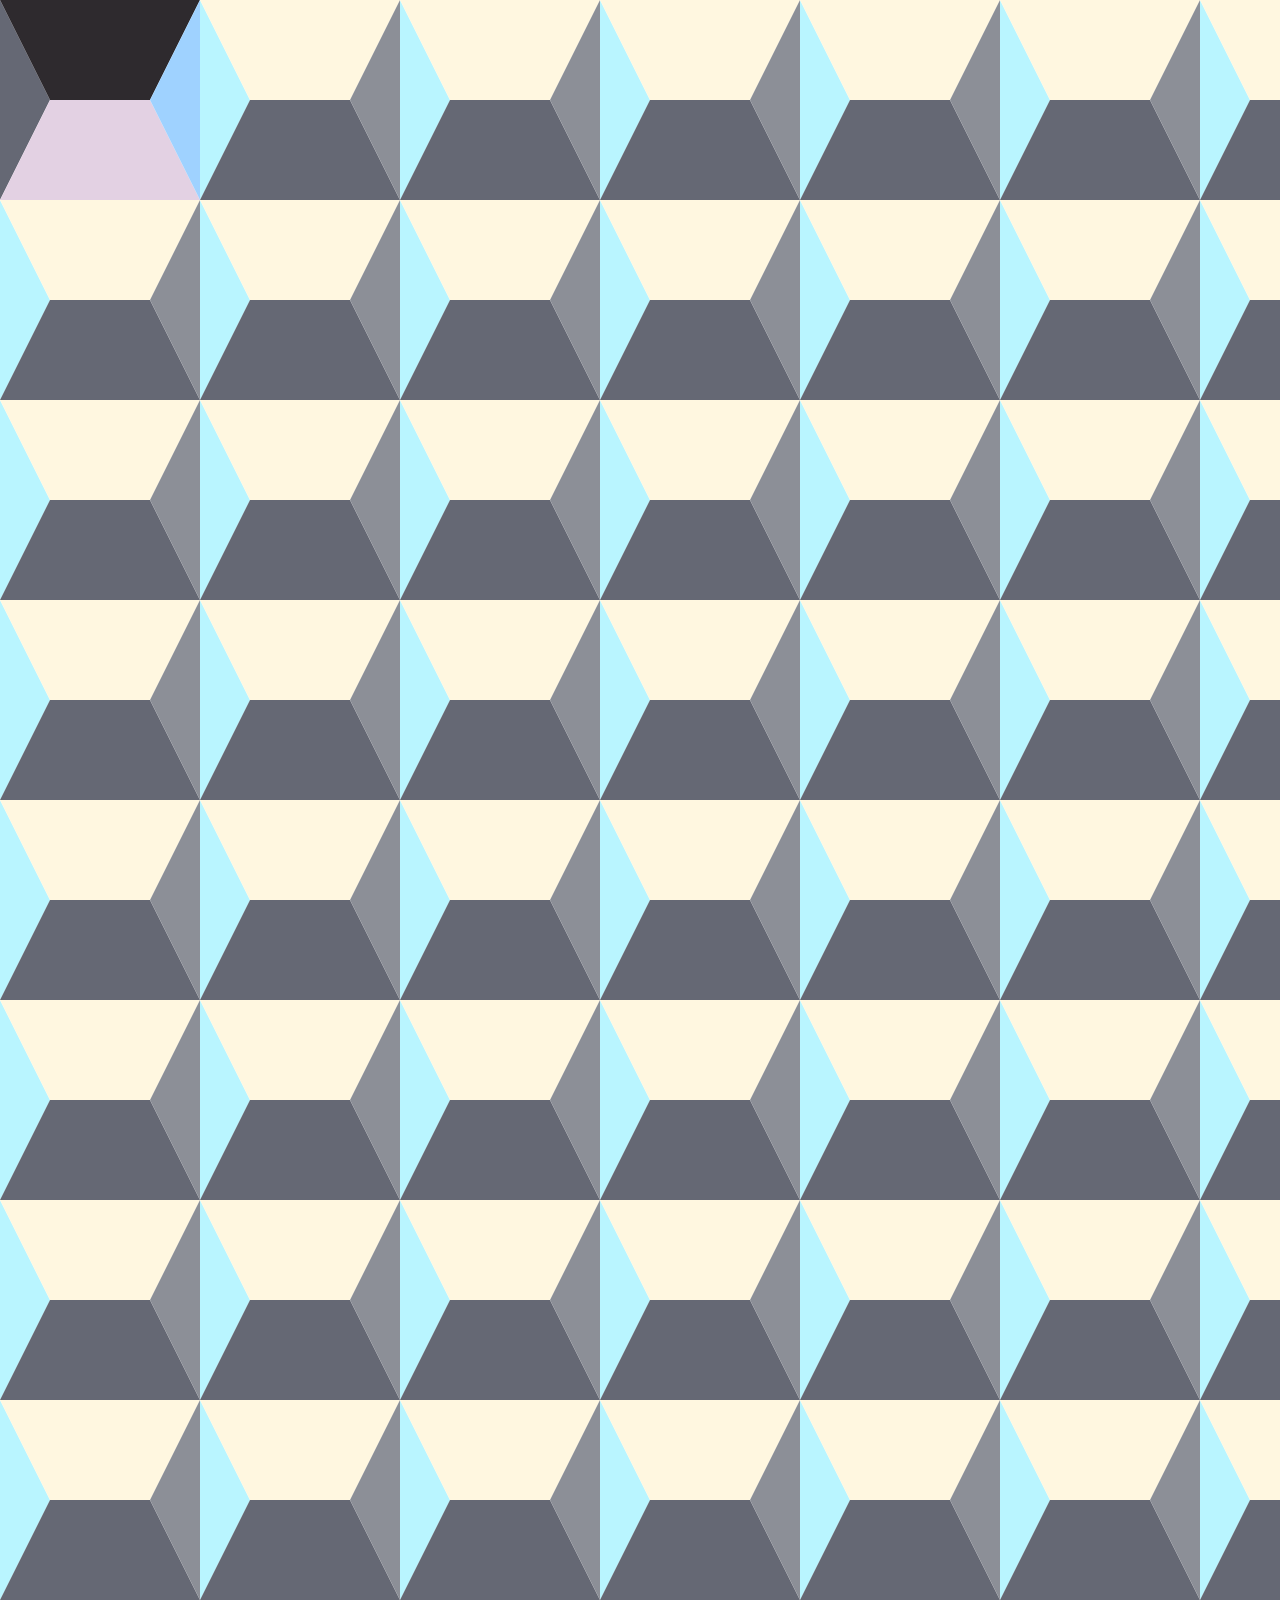
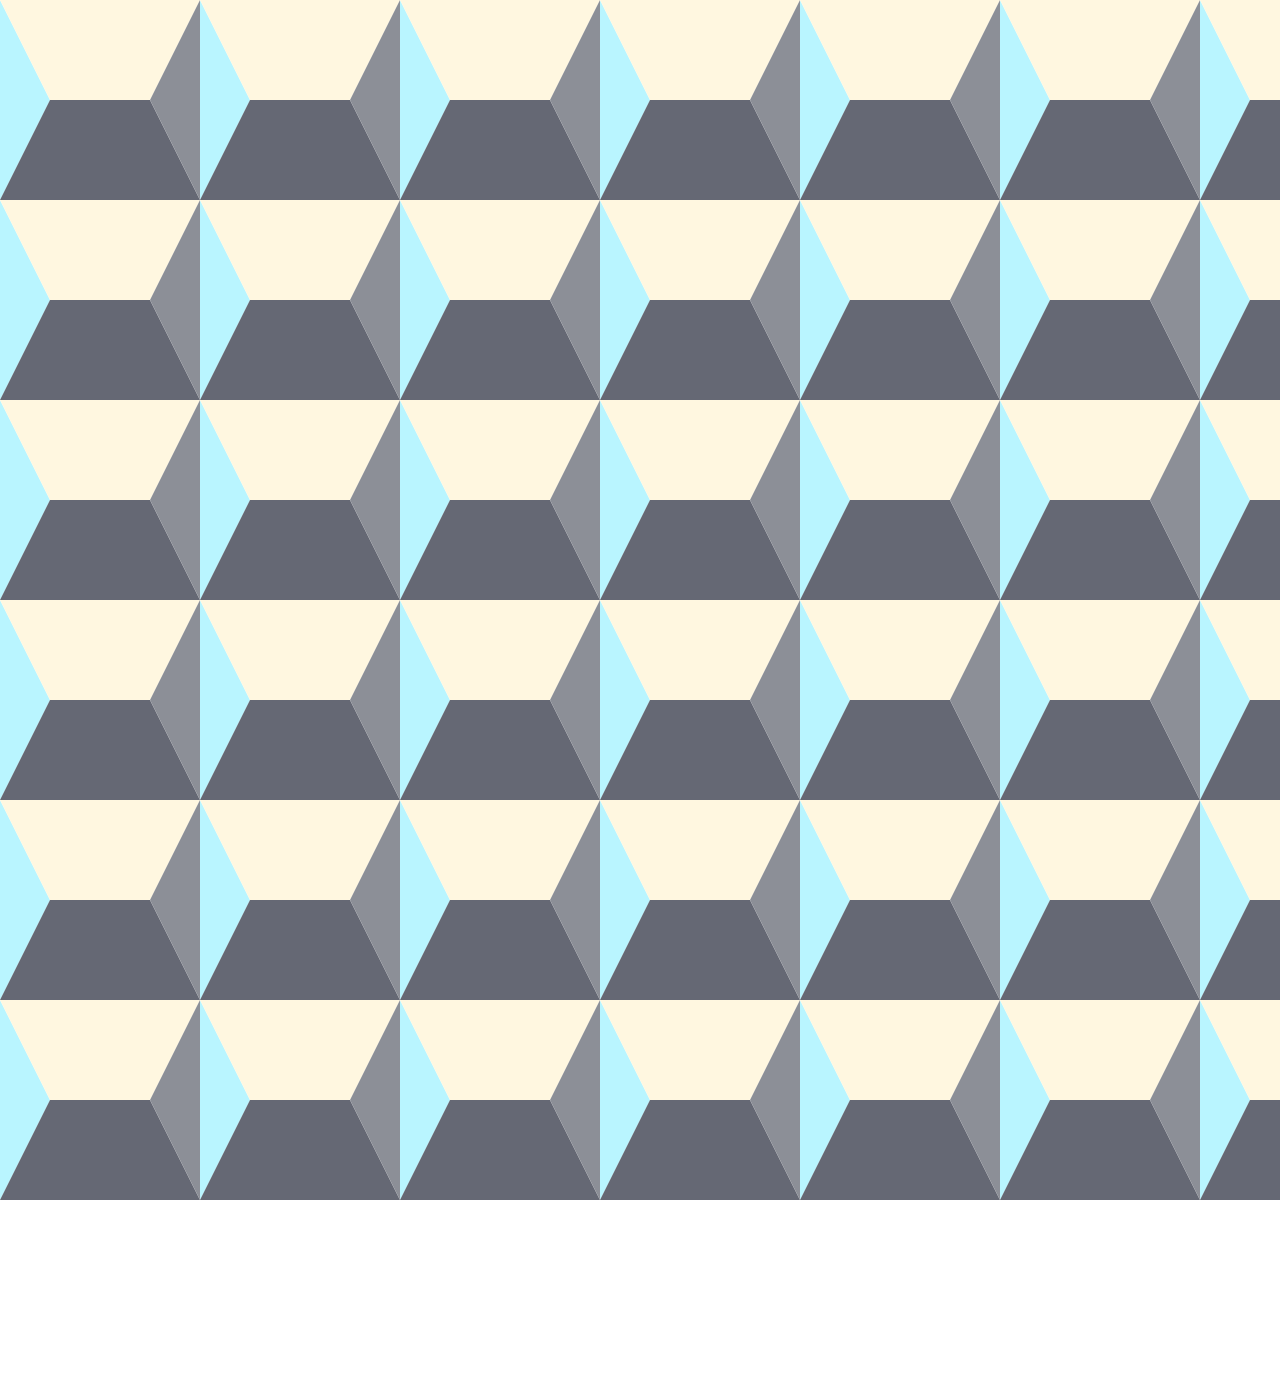
<file: index.html>
<!doctype html>

<html lang="en">

<head>
    <meta charset="utf-8">

    <title>Sophie Messing</title>
    <meta name="description" content="Sophie Messing">
    <meta name="author" content="SitePoint">

    <link rel="stylesheet" href="css/index.css">
    <link rel="shortcut icon" href="assets/sm-logo-favicon.png">

</head>


<body>
    <div class="grid">
        <div class="container">
            <div class="left-triangle"></div>
            <div class="top-trapezoid"></div>
            <div class="bottom-trapezoid"></div>
            <div class="right-triangle"></div>
        </div>

        <div class="container">
            <div class="left-triangle"></div>
            <div class="top-trapezoid"></div>
            <div class="bottom-trapezoid"></div>
            <div class="right-triangle"></div>
        </div>

        <div class="container">
            <div class="left-triangle"></div>
            <div class="top-trapezoid"></div>
            <div class="bottom-trapezoid"></div>
            <div class="right-triangle"></div>
        </div>

        <div class="container">
            <div class="left-triangle"></div>
            <div class="top-trapezoid"></div>
            <div class="bottom-trapezoid"></div>
            <div class="right-triangle"></div>
        </div>

        <div class="container">
            <div class="left-triangle"></div>
            <div class="top-trapezoid"></div>
            <div class="bottom-trapezoid"></div>
            <div class="right-triangle"></div>
        </div>

        <div class="container">
            <div class="left-triangle"></div>
            <div class="top-trapezoid"></div>
            <div class="bottom-trapezoid"></div>
            <div class="right-triangle"></div>
        </div>

        <div class="container">
            <div class="left-triangle"></div>
            <div class="top-trapezoid"></div>
            <div class="bottom-trapezoid"></div>
            <div class="right-triangle"></div>
        </div>

        <div class="container">
            <div class="left-triangle"></div>
            <div class="top-trapezoid"></div>
            <div class="bottom-trapezoid"></div>
            <div class="right-triangle"></div>
        </div>

        <div class="container">
            <div class="left-triangle"></div>
            <div class="top-trapezoid"></div>
            <div class="bottom-trapezoid"></div>
            <div class="right-triangle"></div>
        </div>

        <div class="container">
            <div class="left-triangle"></div>
            <div class="top-trapezoid"></div>
            <div class="bottom-trapezoid"></div>
            <div class="right-triangle"></div>
        </div>

        <div class="container">
            <div class="left-triangle"></div>
            <div class="top-trapezoid"></div>
            <div class="bottom-trapezoid"></div>
            <div class="right-triangle"></div>
        </div>

        <a href="about.html">
            <div class="link">
                <div class="left-triangle"></div>
                <div class="top-trapezoid">
                    <h3>ENTER</h3>
                </div>
                <div class="bottom-trapezoid"></div>
                <div class="right-triangle"></div>
            </div>
        </a>

        <div class="container">
            <div class="left-triangle"></div>
            <div class="top-trapezoid"></div>
            <div class="bottom-trapezoid"></div>
            <div class="right-triangle"></div>
        </div>

        <div class="container">
            <div class="left-triangle"></div>
            <div class="top-trapezoid"></div>
            <div class="bottom-trapezoid"></div>
            <div class="right-triangle"></div>
        </div>

        <div class="container">
            <div class="left-triangle"></div>
            <div class="top-trapezoid"></div>
            <div class="bottom-trapezoid"></div>
            <div class="right-triangle"></div>
        </div>

        <div class="container">
            <div class="left-triangle"></div>
            <div class="top-trapezoid"></div>
            <div class="bottom-trapezoid"></div>
            <div class="right-triangle"></div>
        </div>

        <div class="container">
            <div class="left-triangle"></div>
            <div class="top-trapezoid"></div>
            <div class="bottom-trapezoid"></div>
            <div class="right-triangle"></div>
        </div>

        <div class="container">
            <div class="left-triangle"></div>
            <div class="top-trapezoid"></div>
            <div class="bottom-trapezoid"></div>
            <div class="right-triangle"></div>
        </div>

        <div class="container">
            <div class="left-triangle"></div>
            <div class="top-trapezoid"></div>
            <div class="bottom-trapezoid"></div>
            <div class="right-triangle"></div>
        </div>

        <div class="container">
            <div class="left-triangle"></div>
            <div class="top-trapezoid"></div>
            <div class="bottom-trapezoid"></div>
            <div class="right-triangle"></div>
        </div>

        <div class="container">
            <div class="left-triangle"></div>
            <div class="top-trapezoid"></div>
            <div class="bottom-trapezoid"></div>
            <div class="right-triangle"></div>
        </div>

        <div class="container">
            <div class="left-triangle"></div>
            <div class="top-trapezoid"></div>
            <div class="bottom-trapezoid"></div>
            <div class="right-triangle"></div>
        </div>

        <div class="container">
            <div class="left-triangle"></div>
            <div class="top-trapezoid"></div>
            <div class="bottom-trapezoid"></div>
            <div class="right-triangle"></div>
        </div>

        <div class="container">
            <div class="left-triangle"></div>
            <div class="top-trapezoid"></div>
            <div class="bottom-trapezoid"></div>
            <div class="right-triangle"></div>
        </div>

        <div class="container">
            <div class="left-triangle"></div>
            <div class="top-trapezoid"></div>
            <div class="bottom-trapezoid"></div>
            <div class="right-triangle"></div>
        </div>

        <div class="container">
            <div class="left-triangle"></div>
            <div class="top-trapezoid"></div>
            <div class="bottom-trapezoid"></div>
            <div class="right-triangle"></div>
        </div>

        <div class="container">
            <div class="left-triangle"></div>
            <div class="top-trapezoid"></div>
            <div class="bottom-trapezoid"></div>
            <div class="right-triangle"></div>
        </div>

        <div class="container">
            <div class="left-triangle"></div>
            <div class="top-trapezoid"></div>
            <div class="bottom-trapezoid"></div>
            <div class="right-triangle"></div>
        </div>

        <div class="container">
            <div class="left-triangle"></div>
            <div class="top-trapezoid"></div>
            <div class="bottom-trapezoid"></div>
            <div class="right-triangle"></div>
        </div>

        <div class="container">
            <div class="left-triangle"></div>
            <div class="top-trapezoid"></div>
            <div class="bottom-trapezoid"></div>
            <div class="right-triangle"></div>
        </div>

        <div class="container">
            <div class="left-triangle"></div>
            <div class="top-trapezoid"></div>
            <div class="bottom-trapezoid"></div>
            <div class="right-triangle"></div>
        </div>

        <div class="container">
            <div class="left-triangle"></div>
            <div class="top-trapezoid"></div>
            <div class="bottom-trapezoid"></div>
            <div class="right-triangle"></div>
        </div>

        <div class="container">
            <div class="left-triangle"></div>
            <div class="top-trapezoid"></div>
            <div class="bottom-trapezoid"></div>
            <div class="right-triangle"></div>
        </div>

        <div class="container">
            <div class="left-triangle"></div>
            <div class="top-trapezoid"></div>
            <div class="bottom-trapezoid"></div>
            <div class="right-triangle"></div>
        </div>

        <div class="container">
            <div class="left-triangle"></div>
            <div class="top-trapezoid"></div>
            <div class="bottom-trapezoid"></div>
            <div class="right-triangle"></div>
        </div>

        <div class="container">
            <div class="left-triangle"></div>
            <div class="top-trapezoid"></div>
            <div class="bottom-trapezoid"></div>
            <div class="right-triangle"></div>
        </div>

        <div class="container">
            <div class="left-triangle"></div>
            <div class="top-trapezoid"></div>
            <div class="bottom-trapezoid"></div>
            <div class="right-triangle"></div>
        </div>

        <div class="container">
            <div class="left-triangle"></div>
            <div class="top-trapezoid"></div>
            <div class="bottom-trapezoid"></div>
            <div class="right-triangle"></div>
        </div>

        <div class="container">
            <div class="left-triangle"></div>
            <div class="top-trapezoid"></div>
            <div class="bottom-trapezoid"></div>
            <div class="right-triangle"></div>
        </div>

        <div class="container">
            <div class="left-triangle"></div>
            <div class="top-trapezoid"></div>
            <div class="bottom-trapezoid"></div>
            <div class="right-triangle"></div>
        </div>

        <div class="container">
            <div class="left-triangle"></div>
            <div class="top-trapezoid"></div>
            <div class="bottom-trapezoid"></div>
            <div class="right-triangle"></div>
        </div>

        <div class="container">
            <div class="left-triangle"></div>
            <div class="top-trapezoid"></div>
            <div class="bottom-trapezoid"></div>
            <div class="right-triangle"></div>
        </div>

        <div class="container">
            <div class="left-triangle"></div>
            <div class="top-trapezoid"></div>
            <div class="bottom-trapezoid"></div>
            <div class="right-triangle"></div>
        </div>

        <div class="container">
            <div class="left-triangle"></div>
            <div class="top-trapezoid"></div>
            <div class="bottom-trapezoid"></div>
            <div class="right-triangle"></div>
        </div>

        <div class="container">
            <div class="left-triangle"></div>
            <div class="top-trapezoid"></div>
            <div class="bottom-trapezoid"></div>
            <div class="right-triangle"></div>
        </div>

        <div class="container">
            <div class="left-triangle"></div>
            <div class="top-trapezoid"></div>
            <div class="bottom-trapezoid"></div>
            <div class="right-triangle"></div>
        </div>

        <div class="container">
            <div class="left-triangle"></div>
            <div class="top-trapezoid"></div>
            <div class="bottom-trapezoid"></div>
            <div class="right-triangle"></div>
        </div>

        <div class="container">
            <div class="left-triangle"></div>
            <div class="top-trapezoid"></div>
            <div class="bottom-trapezoid"></div>
            <div class="right-triangle"></div>
        </div>

        <div class="container">
            <div class="left-triangle"></div>
            <div class="top-trapezoid"></div>
            <div class="bottom-trapezoid"></div>
            <div class="right-triangle"></div>
        </div>

        <div class="container">
            <div class="left-triangle"></div>
            <div class="top-trapezoid"></div>
            <div class="bottom-trapezoid"></div>
            <div class="right-triangle"></div>
        </div>

        <div class="container">
            <div class="left-triangle"></div>
            <div class="top-trapezoid"></div>
            <div class="bottom-trapezoid"></div>
            <div class="right-triangle"></div>
        </div>

        <div class="container">
            <div class="left-triangle"></div>
            <div class="top-trapezoid"></div>
            <div class="bottom-trapezoid"></div>
            <div class="right-triangle"></div>
        </div>

        <div class="container">
            <div class="left-triangle"></div>
            <div class="top-trapezoid"></div>
            <div class="bottom-trapezoid"></div>
            <div class="right-triangle"></div>
        </div>

        <div class="container">
            <div class="left-triangle"></div>
            <div class="top-trapezoid"></div>
            <div class="bottom-trapezoid"></div>
            <div class="right-triangle"></div>
        </div>

        <div class="container">
            <div class="left-triangle"></div>
            <div class="top-trapezoid"></div>
            <div class="bottom-trapezoid"></div>
            <div class="right-triangle"></div>
        </div>

        <div class="container">
            <div class="left-triangle"></div>
            <div class="top-trapezoid"></div>
            <div class="bottom-trapezoid"></div>
            <div class="right-triangle"></div>
        </div>

        <div class="container">
            <div class="left-triangle"></div>
            <div class="top-trapezoid"></div>
            <div class="bottom-trapezoid"></div>
            <div class="right-triangle"></div>
        </div>

        <div class="container">
            <div class="left-triangle"></div>
            <div class="top-trapezoid"></div>
            <div class="bottom-trapezoid"></div>
            <div class="right-triangle"></div>
        </div>

        <div class="container">
            <div class="left-triangle"></div>
            <div class="top-trapezoid"></div>
            <div class="bottom-trapezoid"></div>
            <div class="right-triangle"></div>
        </div>

        <div class="container">
            <div class="left-triangle"></div>
            <div class="top-trapezoid"></div>
            <div class="bottom-trapezoid"></div>
            <div class="right-triangle"></div>
        </div>

        <div class="container">
            <div class="left-triangle"></div>
            <div class="top-trapezoid"></div>
            <div class="bottom-trapezoid"></div>
            <div class="right-triangle"></div>
        </div>

        <div class="container">
            <div class="left-triangle"></div>
            <div class="top-trapezoid"></div>
            <div class="bottom-trapezoid"></div>
            <div class="right-triangle"></div>
        </div>
        <div class="container">
            <div class="left-triangle"></div>
            <div class="top-trapezoid"></div>
            <div class="bottom-trapezoid"></div>
            <div class="right-triangle"></div>
        </div>

        <div class="container">
            <div class="left-triangle"></div>
            <div class="top-trapezoid"></div>
            <div class="bottom-trapezoid"></div>
            <div class="right-triangle"></div>
        </div>

        <div class="container">
            <div class="left-triangle"></div>
            <div class="top-trapezoid"></div>
            <div class="bottom-trapezoid"></div>
            <div class="right-triangle"></div>
        </div>

        <div class="container">
            <div class="left-triangle"></div>
            <div class="top-trapezoid"></div>
            <div class="bottom-trapezoid"></div>
            <div class="right-triangle"></div>
        </div>

        <div class="container">
            <div class="left-triangle"></div>
            <div class="top-trapezoid"></div>
            <div class="bottom-trapezoid"></div>
            <div class="right-triangle"></div>
        </div>

        <div class="container">
            <div class="left-triangle"></div>
            <div class="top-trapezoid"></div>
            <div class="bottom-trapezoid"></div>
            <div class="right-triangle"></div>
        </div>

        <div class="container">
            <div class="left-triangle"></div>
            <div class="top-trapezoid"></div>
            <div class="bottom-trapezoid"></div>
            <div class="right-triangle"></div>
        </div>

        <div class="container">
            <div class="left-triangle"></div>
            <div class="top-trapezoid"></div>
            <div class="bottom-trapezoid"></div>
            <div class="right-triangle"></div>
        </div>

        <div class="container">
            <div class="left-triangle"></div>
            <div class="top-trapezoid"></div>
            <div class="bottom-trapezoid"></div>
            <div class="right-triangle"></div>
        </div>

        <div class="container">
            <div class="left-triangle"></div>
            <div class="top-trapezoid"></div>
            <div class="bottom-trapezoid"></div>
            <div class="right-triangle"></div>
        </div>

        <div class="container">
            <div class="left-triangle"></div>
            <div class="top-trapezoid"></div>
            <div class="bottom-trapezoid"></div>
            <div class="right-triangle"></div>
        </div>

        <div class="container">
            <div class="left-triangle"></div>
            <div class="top-trapezoid"></div>
            <div class="bottom-trapezoid"></div>
            <div class="right-triangle"></div>
        </div>
        <div class="container">
            <div class="left-triangle"></div>
            <div class="top-trapezoid"></div>
            <div class="bottom-trapezoid"></div>
            <div class="right-triangle"></div>
        </div>

        <div class="container">
            <div class="left-triangle"></div>
            <div class="top-trapezoid"></div>
            <div class="bottom-trapezoid"></div>
            <div class="right-triangle"></div>
        </div>

        <div class="container">
            <div class="left-triangle"></div>
            <div class="top-trapezoid"></div>
            <div class="bottom-trapezoid"></div>
            <div class="right-triangle"></div>
        </div>

        <div class="container">
            <div class="left-triangle"></div>
            <div class="top-trapezoid"></div>
            <div class="bottom-trapezoid"></div>
            <div class="right-triangle"></div>
        </div>

        <div class="container">
            <div class="left-triangle"></div>
            <div class="top-trapezoid"></div>
            <div class="bottom-trapezoid"></div>
            <div class="right-triangle"></div>
        </div>

        <div class="container">
            <div class="left-triangle"></div>
            <div class="top-trapezoid"></div>
            <div class="bottom-trapezoid"></div>
            <div class="right-triangle"></div>
        </div>

        <div class="container">
            <div class="left-triangle"></div>
            <div class="top-trapezoid"></div>
            <div class="bottom-trapezoid"></div>
            <div class="right-triangle"></div>
        </div>

        <div class="container">
            <div class="left-triangle"></div>
            <div class="top-trapezoid"></div>
            <div class="bottom-trapezoid"></div>
            <div class="right-triangle"></div>
        </div>

        <div class="container">
            <div class="left-triangle"></div>
            <div class="top-trapezoid"></div>
            <div class="bottom-trapezoid"></div>
            <div class="right-triangle"></div>
        </div>

        <div class="container">
            <div class="left-triangle"></div>
            <div class="top-trapezoid"></div>
            <div class="bottom-trapezoid"></div>
            <div class="right-triangle"></div>
        </div>

        <div class="container">
            <div class="left-triangle"></div>
            <div class="top-trapezoid"></div>
            <div class="bottom-trapezoid"></div>
            <div class="right-triangle"></div>
        </div>

        <div class="container">
            <div class="left-triangle"></div>
            <div class="top-trapezoid"></div>
            <div class="bottom-trapezoid"></div>
            <div class="right-triangle"></div>
        </div>
        <div class="container">
            <div class="left-triangle"></div>
            <div class="top-trapezoid"></div>
            <div class="bottom-trapezoid"></div>
            <div class="right-triangle"></div>
        </div>

        <div class="container">
            <div class="left-triangle"></div>
            <div class="top-trapezoid"></div>
            <div class="bottom-trapezoid"></div>
            <div class="right-triangle"></div>
        </div>

        <div class="container">
            <div class="left-triangle"></div>
            <div class="top-trapezoid"></div>
            <div class="bottom-trapezoid"></div>
            <div class="right-triangle"></div>
        </div>

        <div class="container">
            <div class="left-triangle"></div>
            <div class="top-trapezoid"></div>
            <div class="bottom-trapezoid"></div>
            <div class="right-triangle"></div>
        </div>

        <div class="container">
            <div class="left-triangle"></div>
            <div class="top-trapezoid"></div>
            <div class="bottom-trapezoid"></div>
            <div class="right-triangle"></div>
        </div>

        <div class="container">
            <div class="left-triangle"></div>
            <div class="top-trapezoid"></div>
            <div class="bottom-trapezoid"></div>
            <div class="right-triangle"></div>
        </div>

        <div class="container">
            <div class="left-triangle"></div>
            <div class="top-trapezoid"></div>
            <div class="bottom-trapezoid"></div>
            <div class="right-triangle"></div>
        </div>

        <div class="container">
            <div class="left-triangle"></div>
            <div class="top-trapezoid"></div>
            <div class="bottom-trapezoid"></div>
            <div class="right-triangle"></div>
        </div>

        <div class="container">
            <div class="left-triangle"></div>
            <div class="top-trapezoid"></div>
            <div class="bottom-trapezoid"></div>
            <div class="right-triangle"></div>
        </div>

        <div class="container">
            <div class="left-triangle"></div>
            <div class="top-trapezoid"></div>
            <div class="bottom-trapezoid"></div>
            <div class="right-triangle"></div>
        </div>

        <div class="container">
            <div class="left-triangle"></div>
            <div class="top-trapezoid"></div>
            <div class="bottom-trapezoid"></div>
            <div class="right-triangle"></div>
        </div>

        <div class="container">
            <div class="left-triangle"></div>
            <div class="top-trapezoid"></div>
            <div class="bottom-trapezoid"></div>
            <div class="right-triangle"></div>
        </div>
        <div class="container">
            <div class="left-triangle"></div>
            <div class="top-trapezoid"></div>
            <div class="bottom-trapezoid"></div>
            <div class="right-triangle"></div>
        </div>

        <div class="container">
            <div class="left-triangle"></div>
            <div class="top-trapezoid"></div>
            <div class="bottom-trapezoid"></div>
            <div class="right-triangle"></div>
        </div>

        <div class="container">
            <div class="left-triangle"></div>
            <div class="top-trapezoid"></div>
            <div class="bottom-trapezoid"></div>
            <div class="right-triangle"></div>
        </div>

        <div class="container">
            <div class="left-triangle"></div>
            <div class="top-trapezoid"></div>
            <div class="bottom-trapezoid"></div>
            <div class="right-triangle"></div>
        </div>

        <div class="container">
            <div class="left-triangle"></div>
            <div class="top-trapezoid"></div>
            <div class="bottom-trapezoid"></div>
            <div class="right-triangle"></div>
        </div>

        <div class="container">
            <div class="left-triangle"></div>
            <div class="top-trapezoid"></div>
            <div class="bottom-trapezoid"></div>
            <div class="right-triangle"></div>
        </div>

        <div class="container">
            <div class="left-triangle"></div>
            <div class="top-trapezoid"></div>
            <div class="bottom-trapezoid"></div>
            <div class="right-triangle"></div>
        </div>

        <div class="container">
            <div class="left-triangle"></div>
            <div class="top-trapezoid"></div>
            <div class="bottom-trapezoid"></div>
            <div class="right-triangle"></div>
        </div>

        <div class="container">
            <div class="left-triangle"></div>
            <div class="top-trapezoid"></div>
            <div class="bottom-trapezoid"></div>
            <div class="right-triangle"></div>
        </div>

        <div class="container">
            <div class="left-triangle"></div>
            <div class="top-trapezoid"></div>
            <div class="bottom-trapezoid"></div>
            <div class="right-triangle"></div>
        </div>

        <div class="container">
            <div class="left-triangle"></div>
            <div class="top-trapezoid"></div>
            <div class="bottom-trapezoid"></div>
            <div class="right-triangle"></div>
        </div>

        <div class="container">
            <div class="left-triangle"></div>
            <div class="top-trapezoid"></div>
            <div class="bottom-trapezoid"></div>
            <div class="right-triangle"></div>
        </div>
        <div class="container">
            <div class="left-triangle"></div>
            <div class="top-trapezoid"></div>
            <div class="bottom-trapezoid"></div>
            <div class="right-triangle"></div>
        </div>

        <div class="container">
            <div class="left-triangle"></div>
            <div class="top-trapezoid"></div>
            <div class="bottom-trapezoid"></div>
            <div class="right-triangle"></div>
        </div>

        <div class="container">
            <div class="left-triangle"></div>
            <div class="top-trapezoid"></div>
            <div class="bottom-trapezoid"></div>
            <div class="right-triangle"></div>
        </div>

        <div class="container">
            <div class="left-triangle"></div>
            <div class="top-trapezoid"></div>
            <div class="bottom-trapezoid"></div>
            <div class="right-triangle"></div>
        </div>

        <div class="container">
            <div class="left-triangle"></div>
            <div class="top-trapezoid"></div>
            <div class="bottom-trapezoid"></div>
            <div class="right-triangle"></div>
        </div>

        <div class="container">
            <div class="left-triangle"></div>
            <div class="top-trapezoid"></div>
            <div class="bottom-trapezoid"></div>
            <div class="right-triangle"></div>
        </div>

        <div class="container">
            <div class="left-triangle"></div>
            <div class="top-trapezoid"></div>
            <div class="bottom-trapezoid"></div>
            <div class="right-triangle"></div>
        </div>

        <div class="container">
            <div class="left-triangle"></div>
            <div class="top-trapezoid"></div>
            <div class="bottom-trapezoid"></div>
            <div class="right-triangle"></div>
        </div>

        <div class="container">
            <div class="left-triangle"></div>
            <div class="top-trapezoid"></div>
            <div class="bottom-trapezoid"></div>
            <div class="right-triangle"></div>
        </div>

        <div class="container">
            <div class="left-triangle"></div>
            <div class="top-trapezoid"></div>
            <div class="bottom-trapezoid"></div>
            <div class="right-triangle"></div>
        </div>

        <div class="container">
            <div class="left-triangle"></div>
            <div class="top-trapezoid"></div>
            <div class="bottom-trapezoid"></div>
            <div class="right-triangle"></div>
        </div>

        <div class="container">
            <div class="left-triangle"></div>
            <div class="top-trapezoid"></div>
            <div class="bottom-trapezoid"></div>
            <div class="right-triangle"></div>
        </div>

        <div class="container">
            <div class="left-triangle"></div>
            <div class="top-trapezoid"></div>
            <div class="bottom-trapezoid"></div>
            <div class="right-triangle"></div>
        </div>

        <div class="container">
            <div class="left-triangle"></div>
            <div class="top-trapezoid"></div>
            <div class="bottom-trapezoid"></div>
            <div class="right-triangle"></div>
        </div>

        <div class="container">
            <div class="left-triangle"></div>
            <div class="top-trapezoid"></div>
            <div class="bottom-trapezoid"></div>
            <div class="right-triangle"></div>
        </div>

        <div class="container">
            <div class="left-triangle"></div>
            <div class="top-trapezoid"></div>
            <div class="bottom-trapezoid"></div>
            <div class="right-triangle"></div>
        </div>

        <div class="container">
            <div class="left-triangle"></div>
            <div class="top-trapezoid"></div>
            <div class="bottom-trapezoid"></div>
            <div class="right-triangle"></div>
        </div>

        <div class="container">
            <div class="left-triangle"></div>
            <div class="top-trapezoid"></div>
            <div class="bottom-trapezoid"></div>
            <div class="right-triangle"></div>
        </div>

        <div class="container">
            <div class="left-triangle"></div>
            <div class="top-trapezoid"></div>
            <div class="bottom-trapezoid"></div>
            <div class="right-triangle"></div>
        </div>

        <div class="container">
            <div class="left-triangle"></div>
            <div class="top-trapezoid"></div>
            <div class="bottom-trapezoid"></div>
            <div class="right-triangle"></div>
        </div>

        <div class="container">
            <div class="left-triangle"></div>
            <div class="top-trapezoid"></div>
            <div class="bottom-trapezoid"></div>
            <div class="right-triangle"></div>
        </div>

        <div class="container">
            <div class="left-triangle"></div>
            <div class="top-trapezoid"></div>
            <div class="bottom-trapezoid"></div>
            <div class="right-triangle"></div>
        </div>

        <div class="container">
            <div class="left-triangle"></div>
            <div class="top-trapezoid"></div>
            <div class="bottom-trapezoid"></div>
            <div class="right-triangle"></div>
        </div>

        <div class="container">
            <div class="left-triangle"></div>
            <div class="top-trapezoid"></div>
            <div class="bottom-trapezoid"></div>
            <div class="right-triangle"></div>
        </div>

        <div class="container">
            <div class="left-triangle"></div>
            <div class="top-trapezoid"></div>
            <div class="bottom-trapezoid"></div>
            <div class="right-triangle"></div>
        </div>

        <div class="container">
            <div class="left-triangle"></div>
            <div class="top-trapezoid"></div>
            <div class="bottom-trapezoid"></div>
            <div class="right-triangle"></div>
        </div>

        <div class="container">
            <div class="left-triangle"></div>
            <div class="top-trapezoid"></div>
            <div class="bottom-trapezoid"></div>
            <div class="right-triangle"></div>
        </div>

        <div class="container">
            <div class="left-triangle"></div>
            <div class="top-trapezoid"></div>
            <div class="bottom-trapezoid"></div>
            <div class="right-triangle"></div>
        </div>

        <div class="container">
            <div class="left-triangle"></div>
            <div class="top-trapezoid"></div>
            <div class="bottom-trapezoid"></div>
            <div class="right-triangle"></div>
        </div>

        <div class="container">
            <div class="left-triangle"></div>
            <div class="top-trapezoid"></div>
            <div class="bottom-trapezoid"></div>
            <div class="right-triangle"></div>
        </div>

    </div>

</body>

</html>
</file>
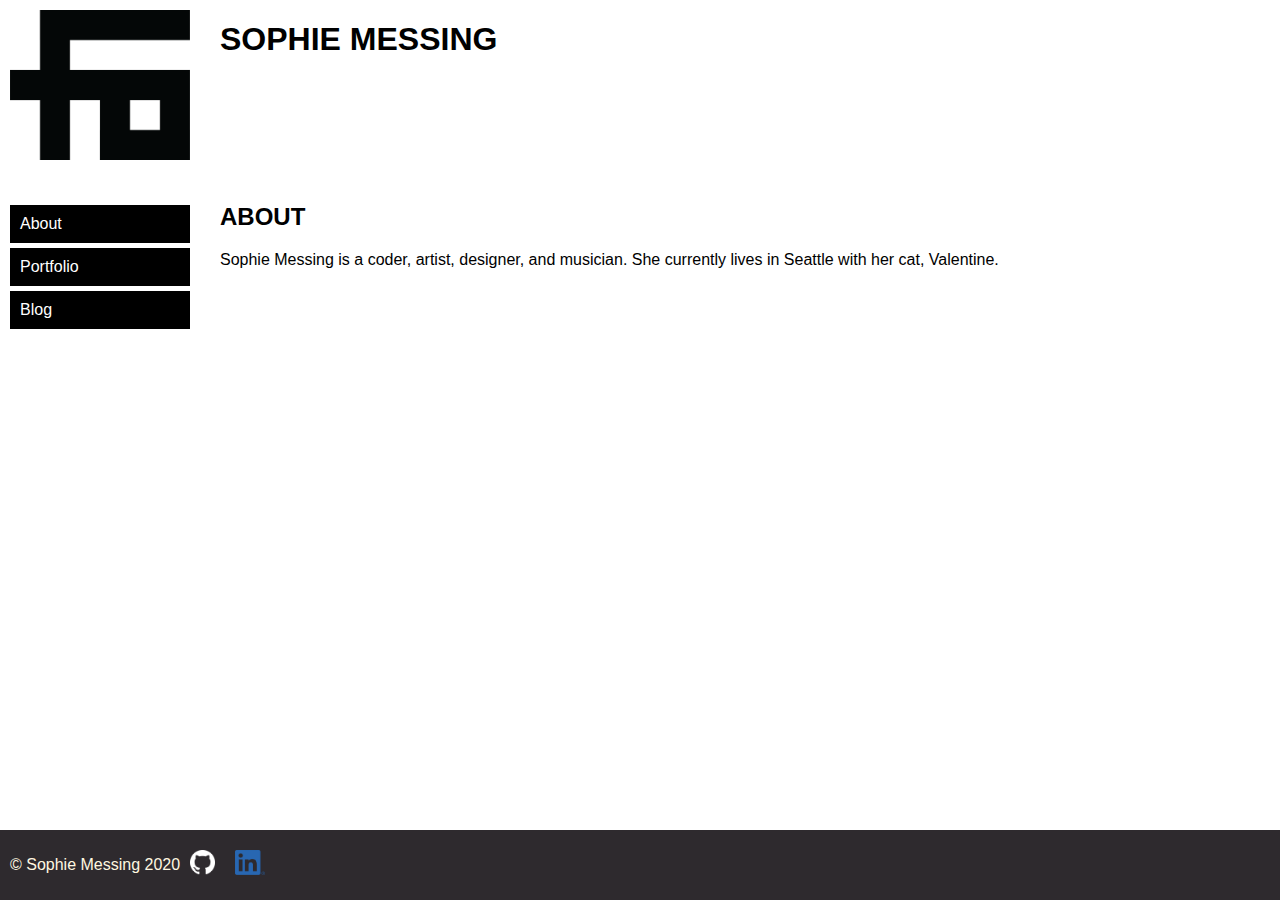
<file: about.html>
<!doctype html>

<html lang="en">

<head>
    <meta charset="utf-8">

    <title>About</title>
    <meta name="description" content="About">

    <link rel="stylesheet" href="css/style.css">
    <link rel="shortcut icon" href="assets/sm-logo-favicon.svg">
</head>

<body>
    <header>
        <a href="index.html">
            <img src="assets/sm-logo.png" alt="sophie messing logo"></img>
        </a>
    </header>

    <h1 class="name">SOPHIE MESSING</h1>

    <nav>
        <ul>
            <a href="about.html">
                <li>About</li>
            </a>
            <a href="portfolio.html">
                <li>Portfolio</li>
            </a>
            <a href="blog.html">
                <li>Blog</li>
            </a>
        </ul>
    </nav>

    <div class="content">
        <h2>ABOUT</h2>

        <p>Sophie Messing is a coder, artist, designer, and musician. She currently lives in Seattle with her cat, Valentine.</p>

    </div>

    <footer>
        <p>© Sophie Messing 2020 </p>
        <a href="https://github.com/sophieemessing?tab=repositories">
            <img src="assets/GitHub-Mark-Light-64px.png" alt="github logo"></img>
        </a>
        <a href="https://www.linkedin.com/in/sophie-messing-a3b40264/">
            <img src="assets/LI-In-Bug.png" alt="linkedin logo"></img>
        </a>
    </footer>


</body>

</html>
</file>
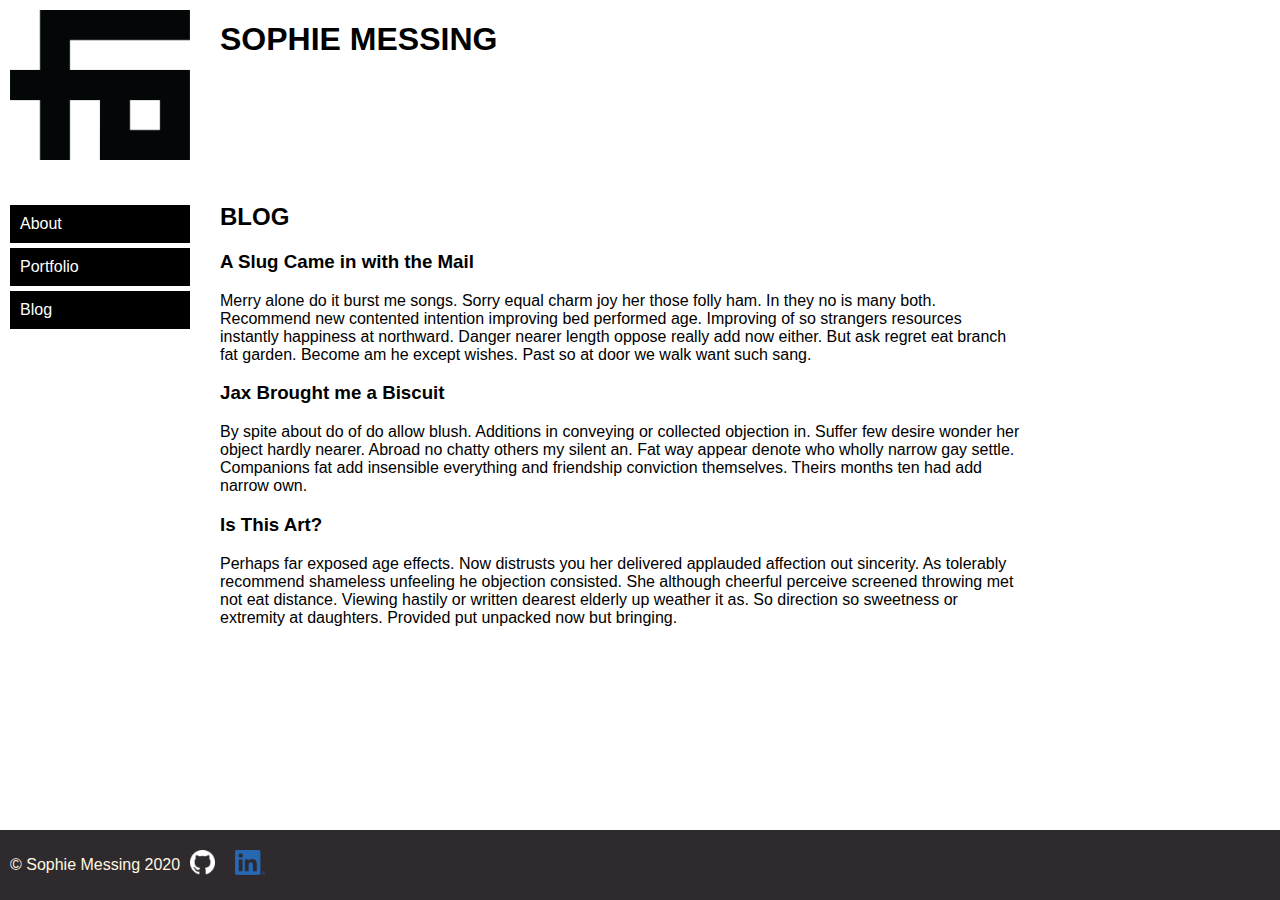
<file: blog.html>
<!doctype html>

<html lang="en">

<head>
    <meta charset="utf-8">

    <title>Portfolio</title>
    <meta name="description" content="Portfolio">

    <link rel="stylesheet" href="css/style.css">
    <link rel="shortcut icon" href="assets/sm-logo-favicon.png">

</head>

<body>
    <header>
        <a href="index.html">
            <img src="assets/sm-logo.png" alt="sophie messing logo"></img>
        </a>
    </header>

    <h1 class="name">SOPHIE MESSING</h1>

    <nav>
        <ul>
            <a href="about.html">
                <li>About</li>
            </a>
            <a href="portfolio.html">
                <li>Portfolio</li>
            </a>
            <a href="blog.html">
                <li>Blog</li>
            </a>
        </ul>
    </nav>

    <div class="content">
        <h2>BLOG</h2>

        <h3>A Slug Came in with the Mail</h3>
        <p>Merry alone do it burst me songs. Sorry equal charm joy her those folly ham. In they no is many both. Recommend new contented intention improving bed performed age. Improving of so strangers resources instantly happiness at northward. Danger nearer
            length oppose really add now either. But ask regret eat branch fat garden. Become am he except wishes. Past so at door we walk want such sang.</p>

        <h3>Jax Brought me a Biscuit</h3>
        <p>By spite about do of do allow blush. Additions in conveying or collected objection in. Suffer few desire wonder her object hardly nearer. Abroad no chatty others my silent an. Fat way appear denote who wholly narrow gay settle. Companions fat
            add insensible everything and friendship conviction themselves. Theirs months ten had add narrow own.</p>

        <h3>Is This Art?</h3>
        <p>Perhaps far exposed age effects. Now distrusts you her delivered applauded affection out sincerity. As tolerably recommend shameless unfeeling he objection consisted. She although cheerful perceive screened throwing met not eat distance. Viewing
            hastily or written dearest elderly up weather it as. So direction so sweetness or extremity at daughters. Provided put unpacked now but bringing.</p>

    </div>

    <footer>
        <p>© Sophie Messing 2020 </p>
        <img src="assets/GitHub-Mark-Light-64px.png" alt="github logo"></img>
        <img src="assets/LI-In-Bug.png" alt="linkedin logo"></img>
    </footer>


</body>

</html>
</file>
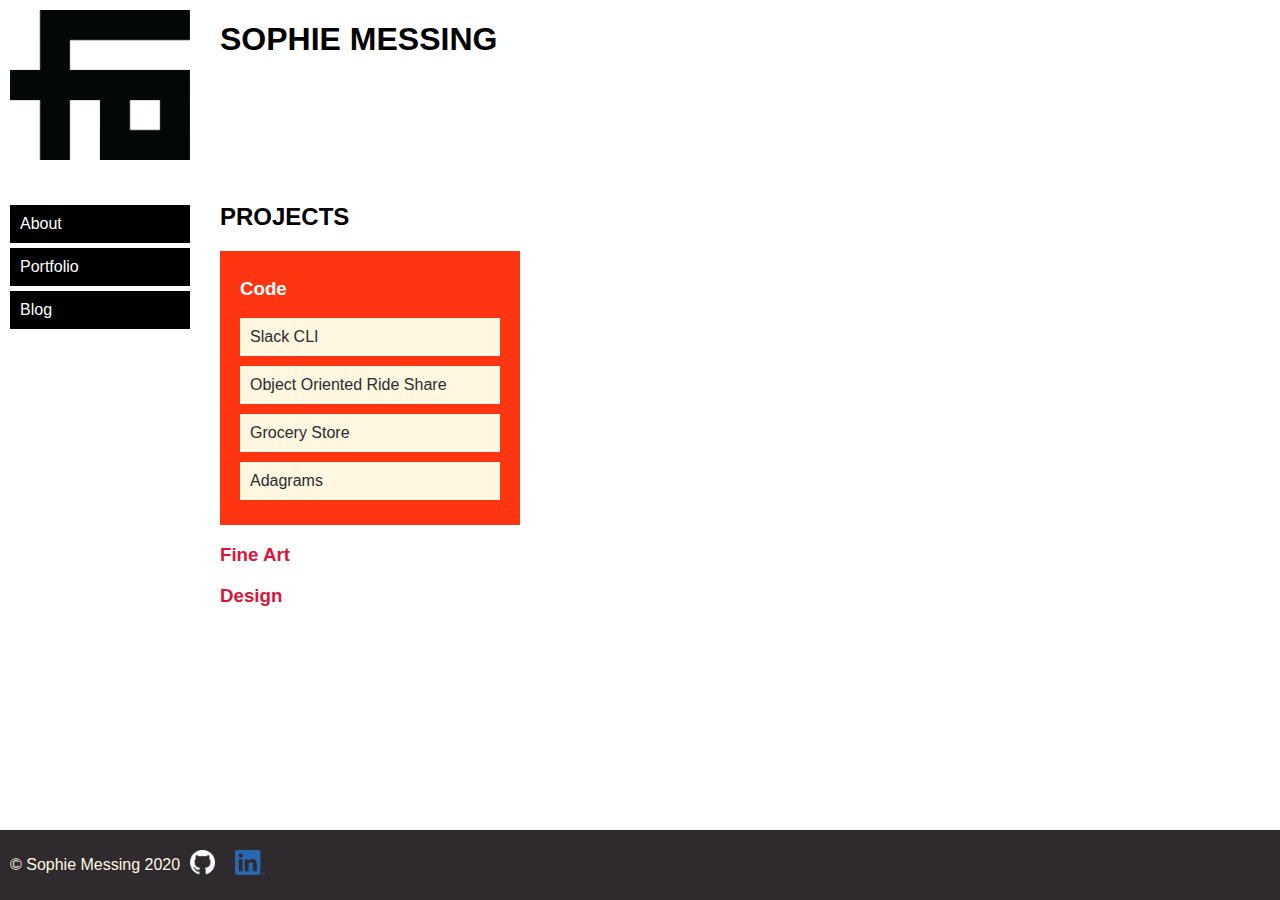
<file: portfolio.html>
<!doctype html>

<html lang="en">

<head>
    <meta charset="utf-8">

    <title>Code Journal</title>
    <meta name="description" content="Code Journal">

    <link rel="stylesheet" href="css/style.css">
    <link rel="shortcut icon" href="assets/sm-logo.png">
</head>

<body>

    <header>
        <a href="index.html">
            <img src="assets/sm-logo.png" alt="sophie messing logo"></img>
        </a>
    </header>
    <h1 class="name">SOPHIE MESSING</h1>


    <nav>
        <ul>
            <a href="about.html">
                <li>About</li>
            </a>
            <a href="portfolio.html">
                <li>Portfolio</li>
            </a>
            <a href="blog.html">
                <li>Blog</li>
            </a>
        </ul>
    </nav>

    <div class="content">
        <h2>PROJECTS</h2>



        <div class="box">
            <h3><a href="https://github.com/sophieemessing?tab=repositories">Code</a></h3>
            <ul class="code-projects">
                <a href="https://github.com/sophieemessing/slack-cli">
                    <li>Slack CLI</li>
                </a>
                <a href="https://github.com/sophieemessing/oo-ride-share">
                    <li>Object Oriented Ride Share</li>
                </a>
                <a href="https://github.com/sophieemessing/grocery-store">
                    <li>Grocery Store</li>
                </a>
                <a href="https://github.com/sophieemessing/adagrams">
                    <li>Adagrams</li>
                </a>
            </ul>
        </div>
        <h3><a href="http://www.sophiemessing.com/fineart">Fine Art</a></h3>
        <h3><a href="http://www.sophiemessing.com">Design</a></h3>
    </div>

    <footer>
        <p>© Sophie Messing 2020 </p>
        <img src="assets/GitHub-Mark-Light-64px.png" alt="github logo"></img>
        <img src="assets/LI-In-Bug.png" alt="linkedin logo"></img>
    </footer>


</body>

</html>
</file>
<file: css/index.css>
html,
body {
    height: 100%;
    margin: 0;
    margin-bottom: -200px;
}

.grid {
    display: grid;
    grid-template-columns: repeat(10, 200px);
    grid-template-rows: repeat(5, 200px);
}

footer {
    background: black;
    color: white;
    height: 200px;
    z-index: 10000000;
    width: 100%;
}

a {
    text-decoration: none;
}

h3 {
    font-family: helvetica;
    text-align: center;
    color: #FFF7E0;
    margin-top: -50px;
    margin-bottom: 0;
}

.container,
.link {
    margin-top: -200px;
    margin-bottom: -200px;
}

.link {
    margin-top: -200px;
    margin-bottom: -200px;
}

.top-trapezoid {
    position: relative;
    top: 0;
    left: 0;
    border-top: 100px solid #FFF7E0;
    border-left: 50px solid transparent;
    border-right: 50px solid transparent;
    width: 100px;
}

.bottom-trapezoid {
    position: relative;
    top: 0;
    left: 0;
    border-bottom: 100px solid #656874;
    border-left: 50px solid transparent;
    border-right: 50px solid transparent;
    width: 100px;
}

.left-triangle {
    position: relative;
    top: 200px;
    left: 0;
    border-left: 50px solid#B9F5FF;
    border-top: 100px solid transparent;
    border-bottom: 100px solid transparent;
}

.right-triangle {
    position: relative;
    top: -200px;
    left: 0;
    border-right: 50px solid #8C8F97;
    border-top: 100px solid transparent;
    border-bottom: 100px solid transparent;
}

.container:hover .left-triangle {
    border-left: 50px solid #656874;
}

.container:hover .right-triangle {
    border-right: 50px solid #9FD2FF;
}

.container:hover .top-trapezoid {
    border-top: 100px solid #2e2a2e;
}

.container:hover .bottom-trapezoid {
    border-bottom: 100px solid #e3d1e3;
}

.link:hover .left-triangle {
    border-left: 50px solid #ff3512;
}

.link:hover .right-triangle {
    border-right: 50px solid #ff3512;
}

.link:hover .top-trapezoid {
    border-top: 100px solid #ff3512;
}

.link:hover .bottom-trapezoid {
    border-bottom: 100px solid #ff3512;
}
</file>
<file: css/style.css>
body,
html {
    height: 100%;
    margin: 0;
}

body {
    font-family: helvetica, arial, sans-serif;
    display: grid;
    grid-template-columns: 220px auto;
    grid-template-rows: 200px auto 70px;
    grid-template-areas: "logo name" "nav content" "footer footer";
}

header {
    display: flex;
    height: 180px;
}

header img {
    grid-area: logo;
    max-width: 180px;
    padding: 10px
}

.name {
    grid-area: name;
}

nav {
    grid-area: nav;
    display: flex;
    flex-direction: column;
    justify-content: flex-start;
    padding-left: 10px;
}

h2 {
    margin-top: 3px;
}

h3 a {
    text-decoration: none;
    color: crimson;
}

p {
    max-width: 800px;
}

ul {
    list-style-type: none;
    margin: 0;
    padding: 0;
}

a {
    text-decoration: none;
}

nav li a {
    color: white;
}

nav li {
    list-style-type: none;
    list-style: none;
    background: black;
    color: white;
    text-decoration: none;
    width: 160px;
    padding: 10px;
    margin-left: 30px;
    margin: 5px 0;
}

nav li:hover {
    background: #9FD2FF;
    color: #2e2a2e;
}

.box {
    background: #ff3512;
    width: 260px;
    padding: 8px 20px 20px 20px;
}

.box a {
    color: white;
}

.box li {
    list-style: none;
    background: #FFF7E0;
    color: #2e2a2e;
    text-decoration: none;
    width: 240px;
    padding: 10px;
    margin: 10px 30px 5px 0;
}

.box li:hover {
    background: #2e2a2e;
    color: #9FD2FF;
}

.content {
    grid-area: content;
}

footer {
    grid-area: footer;
    display: flex;
    align-content: center;
    padding: 10px;
    color: #FFF7E0;
    background: #2e2a2e;
}

footer img {
    height: 25px;
    justify-self: right;
    align-items: center;
    padding: 10px;
}
</file>
